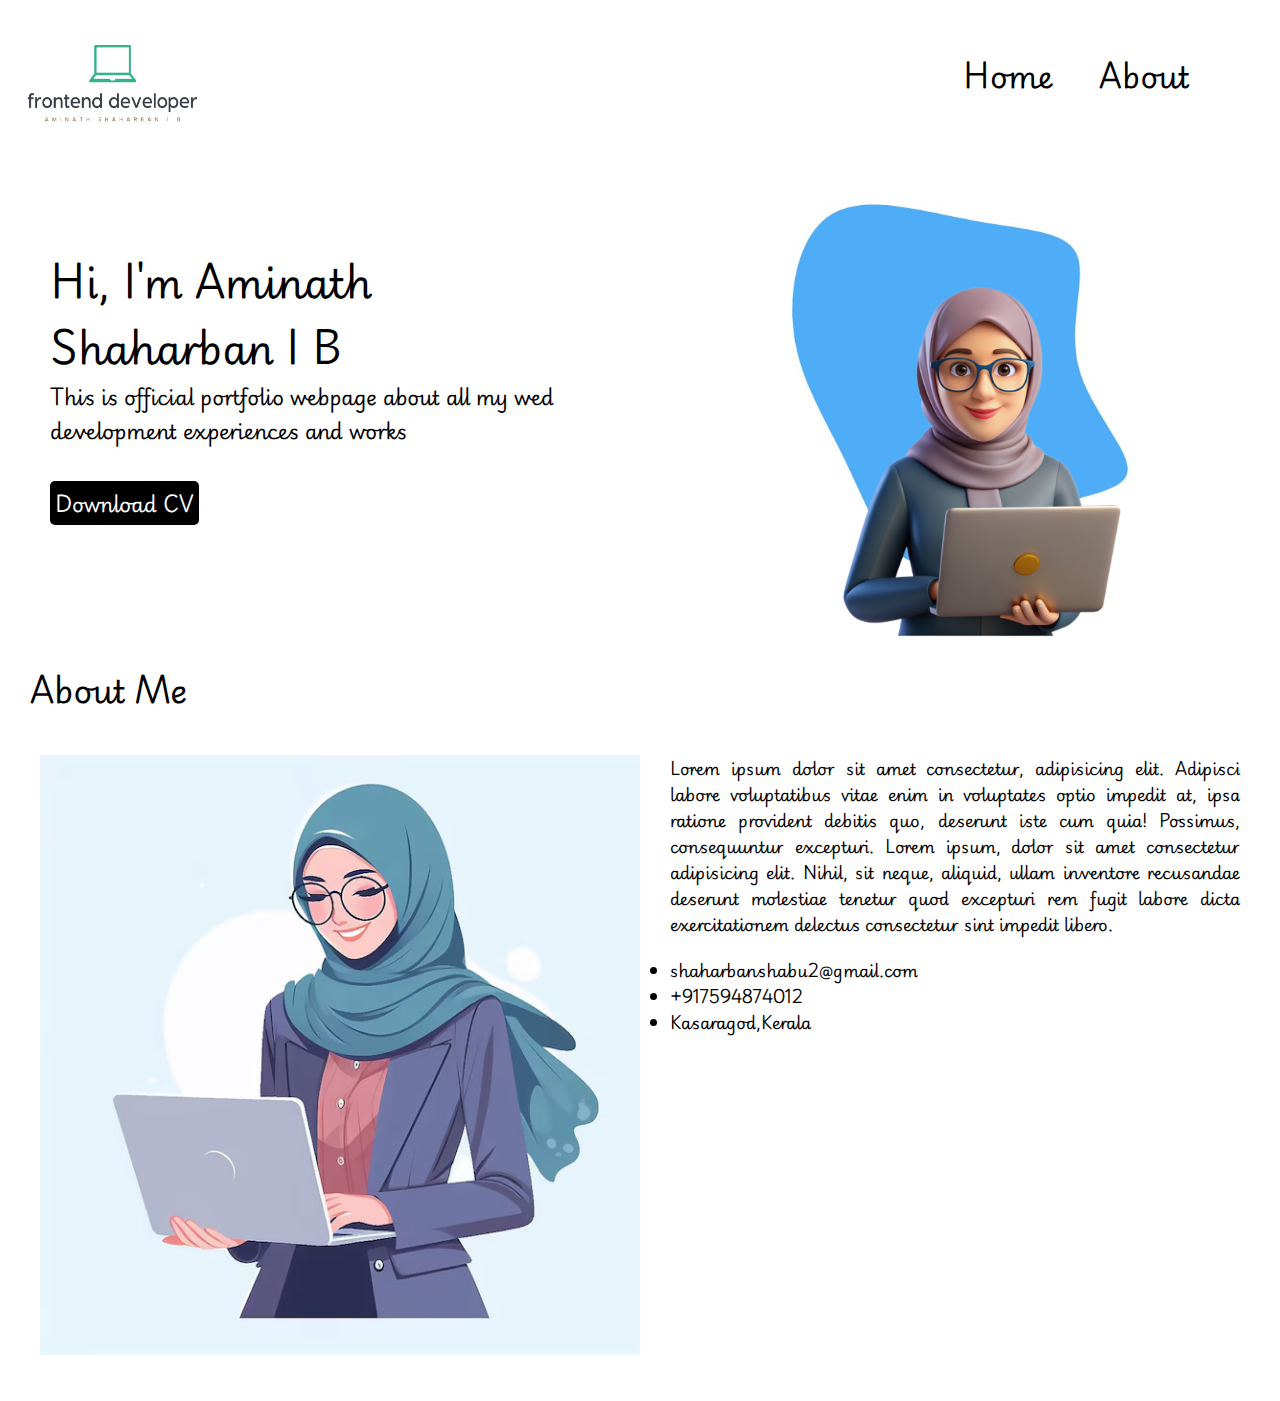
<file: index.html>
<!DOCTYPE html>
<html lang="en">
<head>
    <meta charset="UTF-8">
    <meta name="viewport" content="width=device-width, initial-scale=1.0">
    <title>Portfolio</title>
    <link rel="stylesheet" href="./style.css">
    <link rel="preconnect" href="https://fonts.googleapis.com">
    <link rel="preconnect" href="https://fonts.gstatic.com" crossorigin>
    <link href="https://fonts.googleapis.com/css2?family=Playwrite+GB+S:ital,wght@0,100..400;1,100..400&display=swap" rel="stylesheet">
</head>
<body>
    <div class="header">
        <img src="./images/self logo white.png" alt="" class="logo">
        <div class="navlinks">
            <a href="#home">Home</a>
            <a href="#about">About</a>
        </div>
    </div>

    <section id="home">
        <div class="desc">
            <h1><span id="user">Hi, I'm Aminath Shaharban I B </span></h1>
            <p>This is official portfolio webpage about all my wed development
                experiences and works</p><br>
            <a href="">Download CV</a>
        </div>

        <div class="imgcontainer">
            <img src="./images/blue background.jpeg" alt="blue background" id="background">
            <img src="./images/lap hijab girl.webp" alt="lap hijab girl" id="hijab_girl">
        </div>
    </section>
    
    <section id="about">
        <h1>About Me</h1>
        <div class="abtcontainer">
            <div>
            <img src="./images/hijab girl 2.avif" alt="girl" id="abtimg">
            </div>
            <div class="abtinfo">
                <p>Lorem ipsum dolor sit amet consectetur, adipisicing elit.
                 Adipisci labore voluptatibus vitae enim in voluptates optio impedit at, 
                 ipsa ratione provident debitis quo, deserunt iste cum quia! Possimus, 
                 consequuntur excepturi.
                Lorem ipsum, dolor sit amet consectetur adipisicing elit. Nihil, sit neque, aliquid, ullam inventore recusandae deserunt molestiae tenetur quod excepturi rem fugit labore dicta
                 exercitationem delectus consectetur sint impedit libero.</p>
                 <ul>
                    <li>shaharbanshabu2@gmail.com</li>
                    <li>+917594874012</li>
                    <li>Kasaragod,Kerala</li>
                 </ul>
            </div>
        </div>
    </section>
</body>
</html>
</file>
<file: style.css>
*{
    margin: 0px;
    padding: 0px;
    box-sizing: border-box;
    font-family: "Playwrite GB S", cursive;
    font-optical-sizing: auto;
    font-style: normal;
}

.header{
    padding: 10px;
    display: flex;
    justify-content: space-between;
}

.logo{
    height: 150px;
    width: 200px;
}

.navlinks{
    padding: 40px;
}

.navlinks>a{
    margin-right: 40px;
    font-size: 30px;
    color: black;
    text-decoration: none;
    font-weight: bold;
    transition: font-size 1s;
}

.navlinks>a:hover{
    font-size: 45px;
}


#home{
    display: grid;
    grid-template-columns: 50% 50%;
}


.desc{
    padding: 50px;
    font-size: 20px;
    display: flex;
    flex-direction: column;
    justify-content: center;

}

.desc>a{
    background-color: black;
    color: white;
    border-radius: 5px;
    text-decoration: none;
    padding: 5px;
    width: fit-content;
}

.imgcontainer{
    position: relative;
}

#background{
    width: 100%;
    left: 550px;

}
#hijab_girl{
    width: 60%;
    /* height: 20%; */
    position: absolute;
    top: 100px;
    left: 150px;
    size: 100%;
    /* right: 500px; */
}



#about{
    padding: 30px;
}

#about>h1{
    margin-top: 30px;
    margin-bottom: 30px;
}

.abtcontainer{
    padding: 10px;
    display: grid;
    grid-template-columns: 50% 50%;
}

#abtimg{
    width: 100%;
}


.abtinfo{
    padding-left: 30px;
}


.abtinfo>p{
    text-align: justify;
}


.abtinfo>ul{
    margin-top: 20px;
}


html{
    scroll-behavior: smooth;
}
</file>
